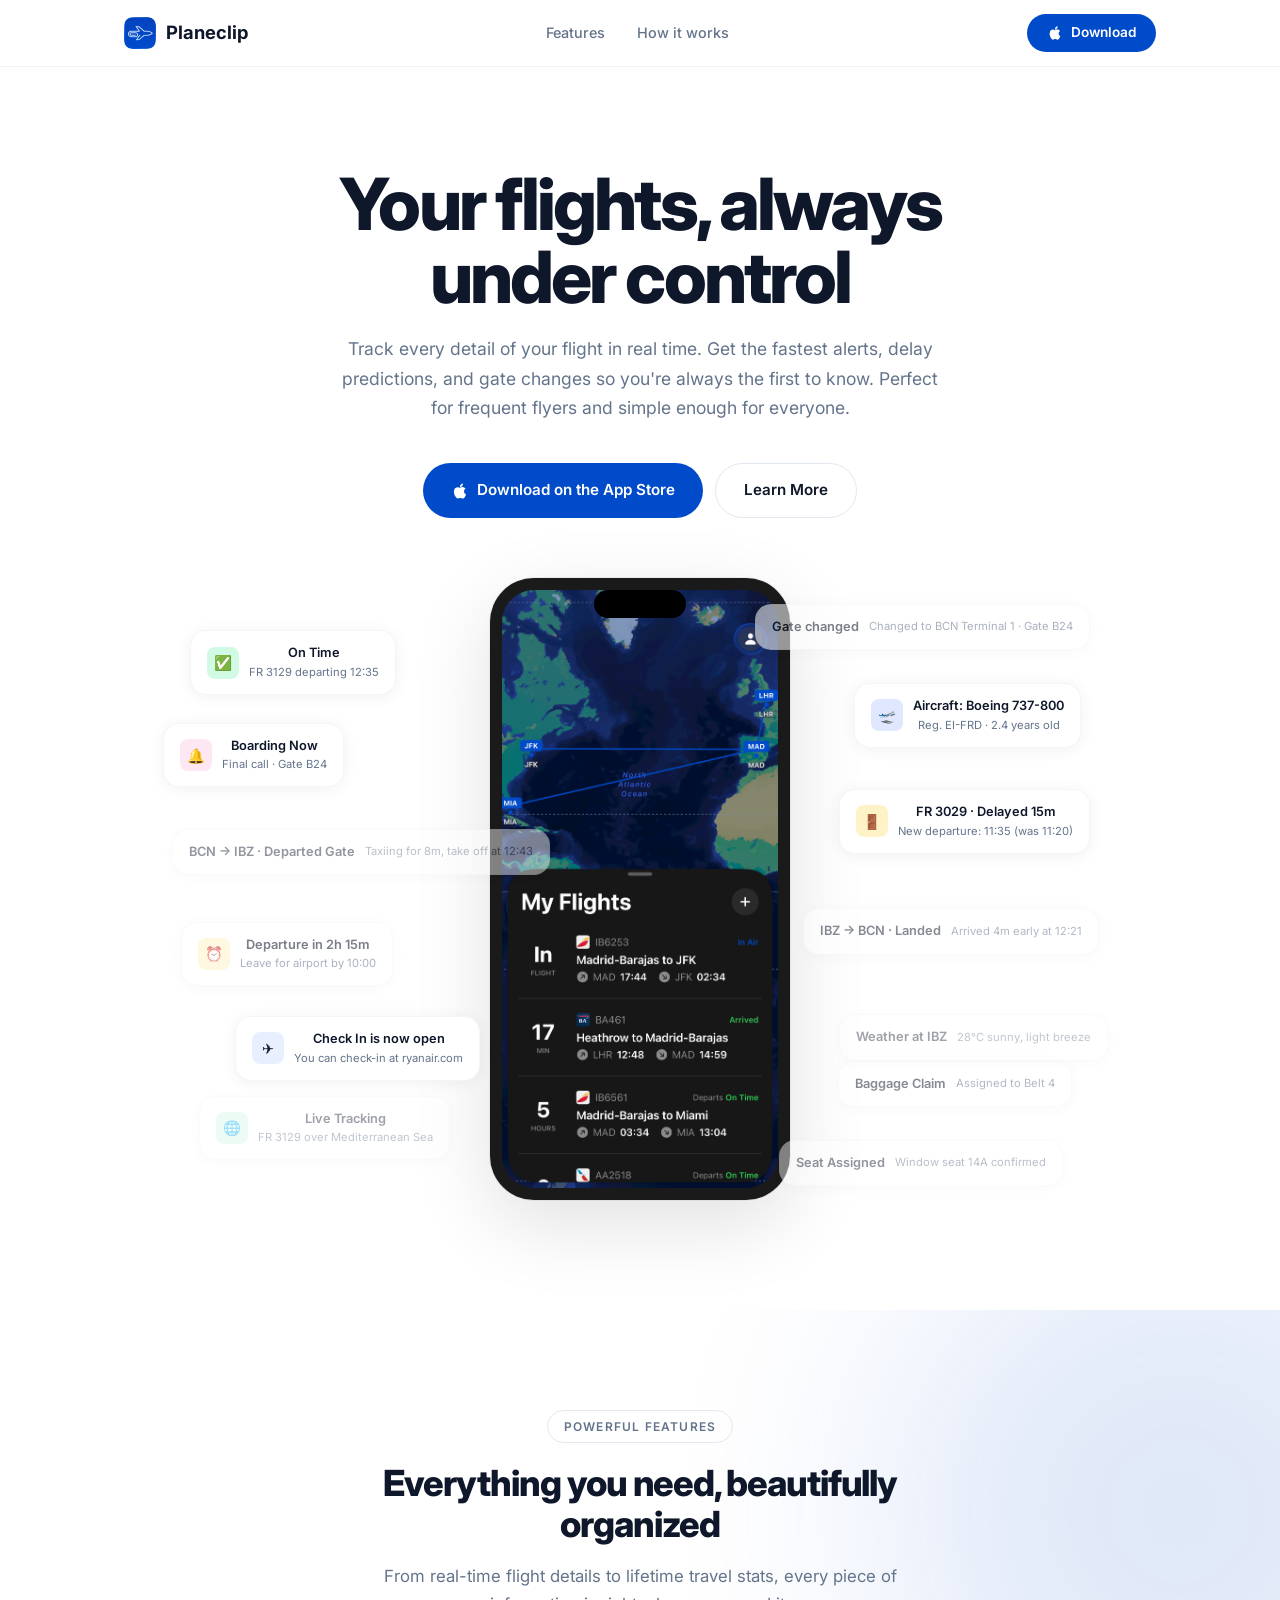
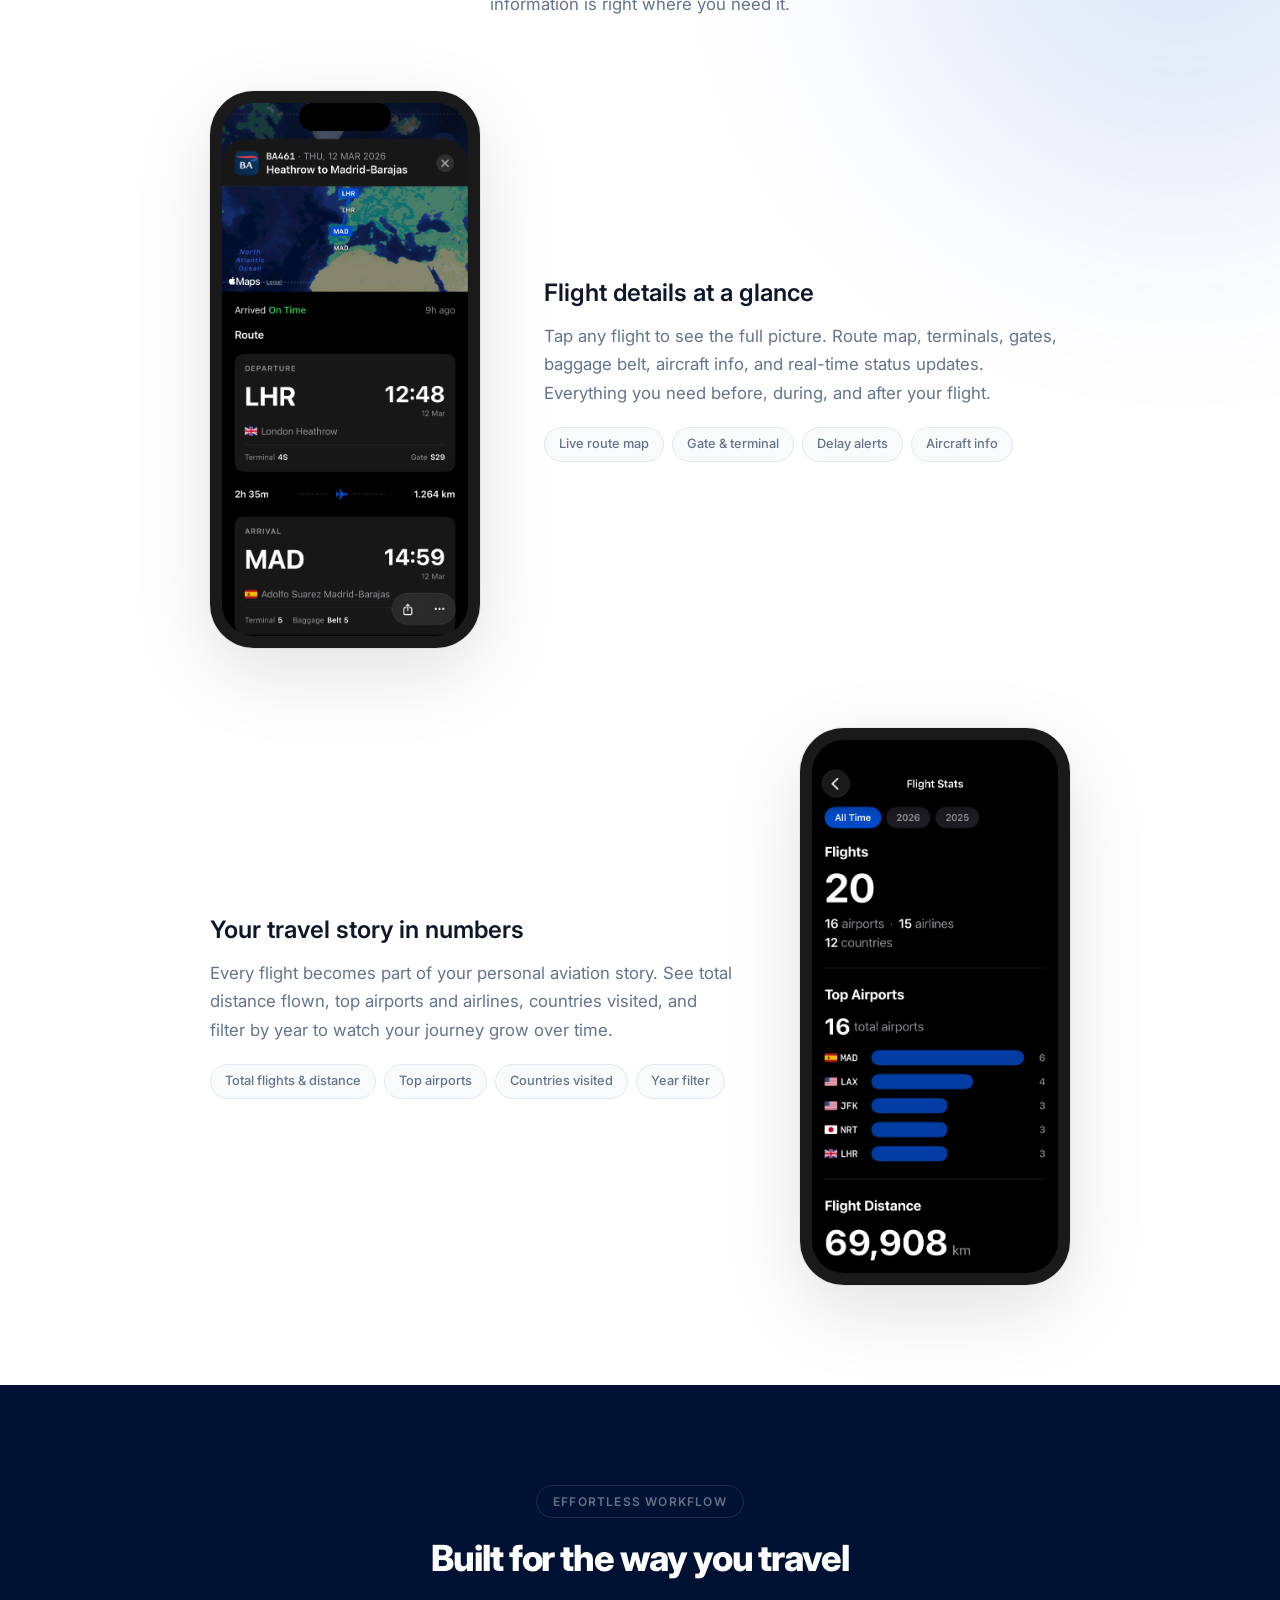
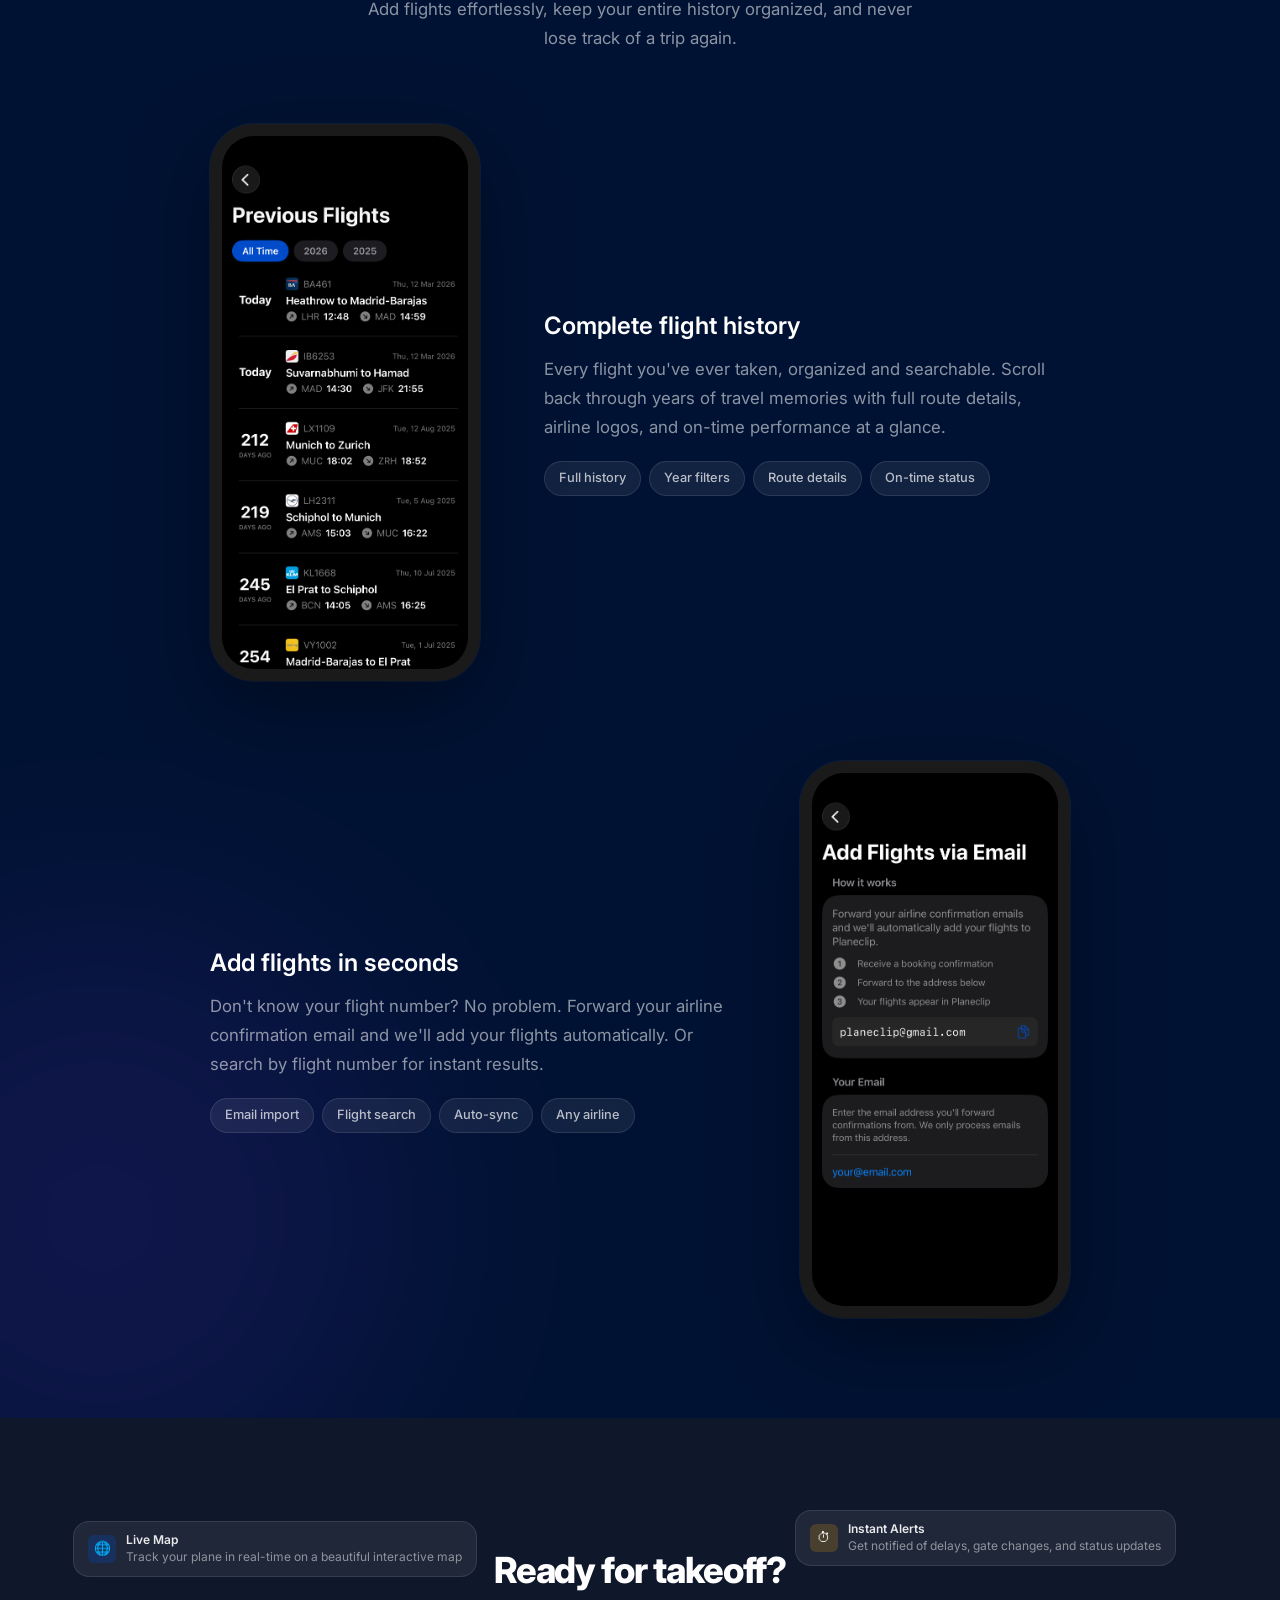
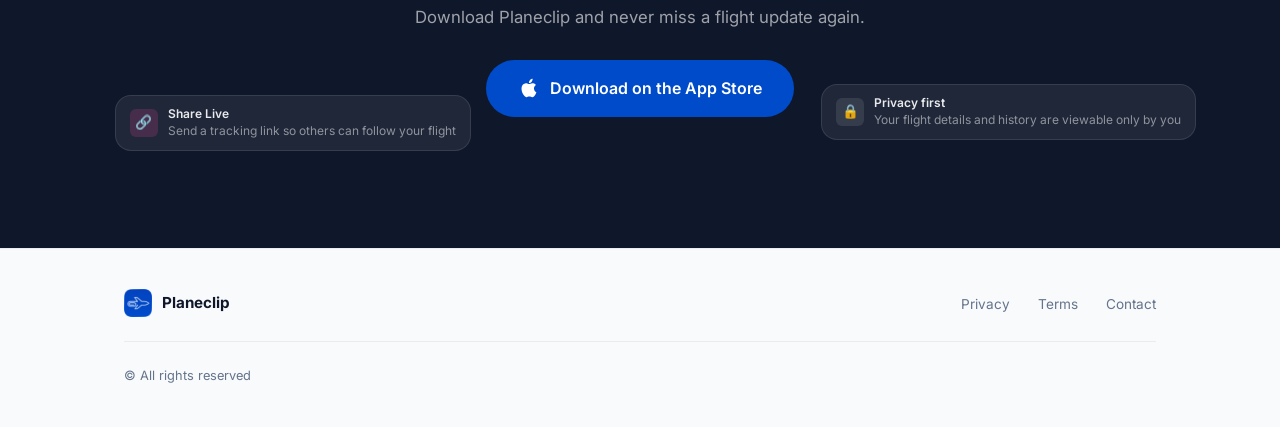
<file: index.html>
<!DOCTYPE html>
<html lang="en">
<head>
  <meta charset="UTF-8">
  <meta name="viewport" content="width=device-width, initial-scale=1.0">
  <title>Planeclip - Your Flights, Always Under Control</title>
  <meta name="description" content="Real-time flight tracking, live updates, delay alerts, and gate changes. Your personal co-pilot from check-in to landing. Free for iPhone.">
  <meta name="keywords" content="flight tracker, flight tracking app, live flight status, flight delays, gate changes, airline app, travel app, iOS flight tracker">
  <meta name="author" content="Planeclip">
  <meta name="robots" content="index, follow">
  <link rel="canonical" href="https://planeclip.com/">

  <!-- Open Graph -->
  <meta property="og:type" content="website">
  <meta property="og:url" content="https://planeclip.com/">
  <meta property="og:title" content="Planeclip - Your Flights, Always Under Control">
  <meta property="og:description" content="Real-time flight tracking, live updates, delay alerts, and gate changes. Your personal co-pilot from check-in to landing.">
  <meta property="og:image" content="https://planeclip.com/assets/og-image.png">
  <meta property="og:site_name" content="Planeclip">
  <meta property="og:locale" content="en_US">

  <!-- Twitter Card -->
  <meta name="twitter:card" content="summary_large_image">
  <meta name="twitter:title" content="Planeclip - Your Flights, Always Under Control">
  <meta name="twitter:description" content="Real-time flight tracking, live updates, delay alerts, and gate changes. Free for iPhone.">
  <meta name="twitter:image" content="https://planeclip.com/assets/og-image.png">

  <!-- Apple Smart App Banner -->
  <meta name="apple-itunes-app" content="app-id=6760560214">

  <!-- Favicon -->
  <link rel="icon" href="assets/logo.png" type="image/png">
  <link rel="apple-touch-icon" href="assets/logo.png">

  <!-- Structured Data -->
  <script type="application/ld+json">
  {
    "@context": "https://schema.org",
    "@type": "SoftwareApplication",
    "name": "Planeclip",
    "operatingSystem": "iOS",
    "applicationCategory": "TravelApplication",
    "description": "Real-time flight tracking, live updates, delay alerts, and gate changes. Your personal co-pilot from check-in to landing.",
    "url": "https://planeclip.com",
    "image": "https://planeclip.com/assets/logo.png",
    "author": {
      "@type": "Organization",
      "name": "Planeclip"
    },
    "offers": {
      "@type": "Offer",
      "price": "0",
      "priceCurrency": "USD"
    }
  }
  </script>

  <link rel="preconnect" href="https://fonts.googleapis.com">
  <link rel="preconnect" href="https://fonts.gstatic.com" crossorigin>
  <link href="https://fonts.googleapis.com/css2?family=Inter:wght@400;500;600;700;800&display=swap" rel="stylesheet">
  <link rel="stylesheet" href="css/styles.css">
</head>
<body>

  <!-- ============================== Header ============================== -->
  <header class="site-header">
    <div class="container">
      <a href="/" class="site-header__brand">
        <img src="assets/logo.png" alt="Planeclip" class="site-header__logo">
        <span class="site-header__wordmark">Planeclip</span>
      </a>
      <nav class="site-header__nav">
        <a href="#features" class="site-header__link">Features</a>
        <a href="#how-it-works" class="site-header__link">How it works</a>
      </nav>
      <a href="#" class="site-header__cta" id="appstore-link-header">
        <svg viewBox="0 0 24 24" fill="currentColor"><path d="M18.71 19.5c-.83 1.24-1.71 2.45-3.05 2.47-1.34.03-1.77-.79-3.29-.79-1.53 0-2 .77-3.27.82-1.31.05-2.3-1.32-3.14-2.53C4.25 17 2.94 12.45 4.7 9.39c.87-1.52 2.43-2.48 4.12-2.51 1.28-.02 2.5.87 3.29.87.78 0 2.26-1.07 3.8-.91.65.03 2.47.26 3.64 1.98-.09.06-2.17 1.28-2.15 3.81.03 3.02 2.65 4.03 2.68 4.04-.03.07-.42 1.44-1.38 2.83M13 3.5c.73-.83 1.94-1.46 2.94-1.5.13 1.17-.34 2.35-1.04 3.19-.69.85-1.83 1.51-2.95 1.42-.15-1.15.41-2.35 1.05-3.11z"/></svg>
        Download
      </a>
    </div>
  </header>

  <main>

    <!-- ============================== Hero ============================== -->
    <section class="hero">
      <div class="container">
        <h1 class="reveal">Your flights, always under control</h1>
        <p class="hero__subtitle reveal">Track every detail of your flight in real time. Get the fastest alerts, delay predictions, and gate changes so you're always the first to know. Perfect for frequent flyers and simple enough for everyone.</p>
        <div class="hero__actions reveal">
          <a href="#" class="btn btn--primary" id="appstore-link-hero">
            <svg viewBox="0 0 24 24" fill="currentColor" width="18" height="18"><path d="M18.71 19.5c-.83 1.24-1.71 2.45-3.05 2.47-1.34.03-1.77-.79-3.29-.79-1.53 0-2 .77-3.27.82-1.31.05-2.3-1.32-3.14-2.53C4.25 17 2.94 12.45 4.7 9.39c.87-1.52 2.43-2.48 4.12-2.51 1.28-.02 2.5.87 3.29.87.78 0 2.26-1.07 3.8-.91.65.03 2.47.26 3.64 1.98-.09.06-2.17 1.28-2.15 3.81.03 3.02 2.65 4.03 2.68 4.04-.03.07-.42 1.44-1.38 2.83M13 3.5c.73-.83 1.94-1.46 2.94-1.5.13 1.17-.34 2.35-1.04 3.19-.69.85-1.83 1.51-2.95 1.42-.15-1.15.41-2.35 1.05-3.11z"/></svg>
            Download on the App Store
          </a>
          <a href="#features" class="btn btn--outline">Learn More</a>
        </div>

        <!-- Phone + floating notification cards -->
        <div class="hero__showcase">
          <div class="hero__float-card hero__float-card--1">
            <div class="hero__float-icon" style="background: #D1FAE5;">&#9989;</div>
            <div>
              <div class="hero__float-title">On Time</div>
              <div class="hero__float-desc">FR 3129 departing 12:35</div>
            </div>
          </div>

          <div class="hero__float-card hero__float-card--2">
            <div class="hero__float-title">Gate changed</div>
            <div class="hero__float-desc">Changed to BCN Terminal 1 &middot; Gate B24</div>
          </div>

          <div class="hero__float-card hero__float-card--13">
            <div class="hero__float-icon" style="background: #E0E7FF;">&#128747;</div>
            <div>
              <div class="hero__float-title">Aircraft: Boeing 737-800</div>
              <div class="hero__float-desc">Reg. EI-FRD &middot; 2.4 years old</div>
            </div>
          </div>

          <div class="hero__float-card hero__float-card--3">
            <div class="hero__float-title">BCN &rarr; IBZ &middot; Departed Gate</div>
            <div class="hero__float-desc">Taxiing for 8m, take off at 12:43</div>
          </div>

          <div class="hero__float-card hero__float-card--4">
            <div class="hero__float-icon" style="background: #FEF3C7;">&#128682;</div>
            <div>
              <div class="hero__float-title">FR 3029 &middot; Delayed 15m</div>
              <div class="hero__float-desc">New departure: 11:35 (was 11:20)</div>
            </div>
          </div>

          <div class="hero__float-card hero__float-card--5">
            <div class="hero__float-icon" style="background: #E8F0FF;">&#9992;&#65039;</div>
            <div>
              <div class="hero__float-title">Check In is now open</div>
              <div class="hero__float-desc">You can check-in at ryanair.com</div>
            </div>
          </div>

          <div class="hero__float-card hero__float-card--6">
            <div class="hero__float-title">Baggage Claim</div>
            <div class="hero__float-desc">Assigned to Belt 4</div>
          </div>

          <div class="hero__float-card hero__float-card--7">
            <div class="hero__float-icon" style="background: #FCE7F3;">&#128276;</div>
            <div>
              <div class="hero__float-title">Boarding Now</div>
              <div class="hero__float-desc">Final call &middot; Gate B24</div>
            </div>
          </div>

          <div class="hero__float-card hero__float-card--8">
            <div class="hero__float-title">IBZ &rarr; BCN &middot; Landed</div>
            <div class="hero__float-desc">Arrived 4m early at 12:21</div>
          </div>

          <div class="hero__float-card hero__float-card--9">
            <div class="hero__float-icon" style="background: #D1FAE5;">&#127760;</div>
            <div>
              <div class="hero__float-title">Live Tracking</div>
              <div class="hero__float-desc">FR 3129 over Mediterranean Sea</div>
            </div>
          </div>

          <div class="hero__float-card hero__float-card--10">
            <div class="hero__float-title">Seat Assigned</div>
            <div class="hero__float-desc">Window seat 14A confirmed</div>
          </div>

          <div class="hero__float-card hero__float-card--11">
            <div class="hero__float-icon" style="background: #FEF3C7;">&#9200;</div>
            <div>
              <div class="hero__float-title">Departure in 2h 15m</div>
              <div class="hero__float-desc">Leave for airport by 10:00</div>
            </div>
          </div>

          <div class="hero__float-card hero__float-card--12">
            <div class="hero__float-title">Weather at IBZ</div>
            <div class="hero__float-desc">28&deg;C sunny, light breeze</div>
          </div>

          <div class="hero__phone-wrap">
            <div class="phone-frame">
              <div class="phone-frame__bezel">
                <div class="phone-frame__notch"></div>
                <div class="phone-frame__screen">
                  <img src="assets/screen-flights.png" alt="Planeclip - My Flights view with live map and upcoming flights" loading="lazy">
                </div>
              </div>
            </div>
          </div>
        </div>

        <!-- Text below showcase -->
        <div style="height: 60px;"></div>
      </div>
    </section>

    <!-- ============================== Feature Section 1 ============================== -->
    <section id="features" class="feat">
      <div class="feat__glow feat__glow--blue"></div>
      <div class="container">
        <div class="feat__header reveal">
          <span class="feat__label">Powerful features</span>
          <h2>Everything you need, beautifully organized</h2>
          <p>From real-time flight details to lifetime travel stats, every piece of information is right where you need it.</p>
        </div>

        <div class="feat__row reveal reveal--left">
          <div class="feat__phone">
            <div class="phone-frame">
              <div class="phone-frame__bezel">
                <div class="phone-frame__notch"></div>
                <div class="phone-frame__screen">
                  <img src="assets/screen-detail.png" alt="Flight detail view showing route, terminals, gates, and baggage belt" loading="lazy">
                </div>
              </div>
            </div>
          </div>
          <div class="feat__copy">
            <h3>Flight details at a glance</h3>
            <p>Tap any flight to see the full picture. Route map, terminals, gates, baggage belt, aircraft info, and real-time status updates. Everything you need before, during, and after your flight.</p>
            <ul class="feat__pills">
              <li>Live route map</li>
              <li>Gate & terminal</li>
              <li>Delay alerts</li>
              <li>Aircraft info</li>
            </ul>
          </div>
        </div>

        <div class="feat__row feat__row--reverse reveal reveal--right">
          <div class="feat__phone">
            <div class="phone-frame">
              <div class="phone-frame__bezel">
                <div class="phone-frame__notch"></div>
                <div class="phone-frame__screen">
                  <img src="assets/screen-stats.png" alt="Flight statistics showing total flights, top airports, and distance traveled" loading="lazy">
                </div>
              </div>
            </div>
          </div>
          <div class="feat__copy">
            <h3>Your travel story in numbers</h3>
            <p>Every flight becomes part of your personal aviation story. See total distance flown, top airports and airlines, countries visited, and filter by year to watch your journey grow over time.</p>
            <ul class="feat__pills">
              <li>Total flights & distance</li>
              <li>Top airports</li>
              <li>Countries visited</li>
              <li>Year filter</li>
            </ul>
          </div>
        </div>
      </div>
    </section>

    <!-- ============================== Feature Section 2 ============================== -->
    <section id="how-it-works" class="feat feat--dark">
      <div class="feat__glow feat__glow--purple"></div>
      <div class="container">
        <div class="feat__header reveal">
          <span class="feat__label">Effortless workflow</span>
          <h2>Built for the way you travel</h2>
          <p>Add flights effortlessly, keep your entire history organized, and never lose track of a trip again.</p>
        </div>

        <div class="feat__row reveal reveal--left">
          <div class="feat__phone">
            <div class="phone-frame">
              <div class="phone-frame__bezel">
                <div class="phone-frame__notch"></div>
                <div class="phone-frame__screen">
                  <img src="assets/screen-history.png" alt="Previous flights list showing complete flight history" loading="lazy">
                </div>
              </div>
            </div>
          </div>
          <div class="feat__copy">
            <h3>Complete flight history</h3>
            <p>Every flight you've ever taken, organized and searchable. Scroll back through years of travel memories with full route details, airline logos, and on-time performance at a glance.</p>
            <ul class="feat__pills">
              <li>Full history</li>
              <li>Year filters</li>
              <li>Route details</li>
              <li>On-time status</li>
            </ul>
          </div>
        </div>

        <div class="feat__row feat__row--reverse reveal reveal--right">
          <div class="feat__phone">
            <div class="phone-frame">
              <div class="phone-frame__bezel">
                <div class="phone-frame__notch"></div>
                <div class="phone-frame__screen">
                  <img src="assets/screen-email.png" alt="Add flights by forwarding airline confirmation emails" loading="lazy">
                </div>
              </div>
            </div>
          </div>
          <div class="feat__copy">
            <h3>Add flights in seconds</h3>
            <p>Don't know your flight number? No problem. Forward your airline confirmation email and we'll add your flights automatically. Or search by flight number for instant results.</p>
            <ul class="feat__pills">
              <li>Email import</li>
              <li>Flight search</li>
              <li>Auto-sync</li>
              <li>Any airline</li>
            </ul>
          </div>
        </div>
      </div>
    </section>

    <!-- ============================== CTA + Features ============================== -->
    <section class="cta-section">
      <div class="container">
        <div class="cta-layout">
          <div class="cta-card cta-card--1 reveal">
            <div class="cta-card__icon cta-card__icon--blue">&#127760;</div>
            <div class="cta-card__body">
              <strong>Live Map</strong> Track your plane in real-time on a beautiful interactive map
            </div>
          </div>

          <div class="cta-card cta-card--2 reveal">
            <div class="cta-card__icon cta-card__icon--pink">&#128279;</div>
            <div class="cta-card__body">
              <strong>Share Live</strong> Send a tracking link so others can follow your flight
            </div>
          </div>

          <div class="cta-card cta-card--3 reveal">
            <div class="cta-card__icon cta-card__icon--amber">&#9201;</div>
            <div class="cta-card__body">
              <strong>Instant Alerts</strong> Get notified of delays, gate changes, and status updates
            </div>
          </div>

          <div class="cta-card cta-card--4 reveal">
            <div class="cta-card__icon cta-card__icon--slate">&#128274;</div>
            <div class="cta-card__body">
              <strong>Privacy first</strong> Your flight details and history are viewable only by you
            </div>
          </div>

          <div class="cta-center reveal">
            <h2>Ready for takeoff?</h2>
            <p>Download Planeclip and never miss a flight update again.</p>
            <a href="#" class="btn--appstore" id="appstore-link-cta">
              <svg viewBox="0 0 24 24" fill="currentColor"><path d="M18.71 19.5c-.83 1.24-1.71 2.45-3.05 2.47-1.34.03-1.77-.79-3.29-.79-1.53 0-2 .77-3.27.82-1.31.05-2.3-1.32-3.14-2.53C4.25 17 2.94 12.45 4.7 9.39c.87-1.52 2.43-2.48 4.12-2.51 1.28-.02 2.5.87 3.29.87.78 0 2.26-1.07 3.8-.91.65.03 2.47.26 3.64 1.98-.09.06-2.17 1.28-2.15 3.81.03 3.02 2.65 4.03 2.68 4.04-.03.07-.42 1.44-1.38 2.83M13 3.5c.73-.83 1.94-1.46 2.94-1.5.13 1.17-.34 2.35-1.04 3.19-.69.85-1.83 1.51-2.95 1.42-.15-1.15.41-2.35 1.05-3.11z"/></svg>
              Download on the App Store
            </a>
          </div>
        </div>
      </div>
    </section>

  </main>

  <!-- ============================== Footer ============================== -->
  <footer class="site-footer">
    <div class="container">
      <div class="footer__top">
        <div class="footer__brand">
          <img src="assets/logo.png" alt="Planeclip" class="footer__logo">
          <span class="footer__wordmark">Planeclip</span>
        </div>
        <ul class="footer__links">
          <li><a href="privacy.html">Privacy</a></li>
          <li><a href="terms.html">Terms</a></li>
          <li><a href="mailto:planeclip@gmail.com">Contact</a></li>
        </ul>
      </div>
      <div class="footer__bottom">
        &copy; All rights reserved
      </div>
    </div>
  </footer>

  <script src="js/tabs.js"></script>
</body>
</html>
</file>
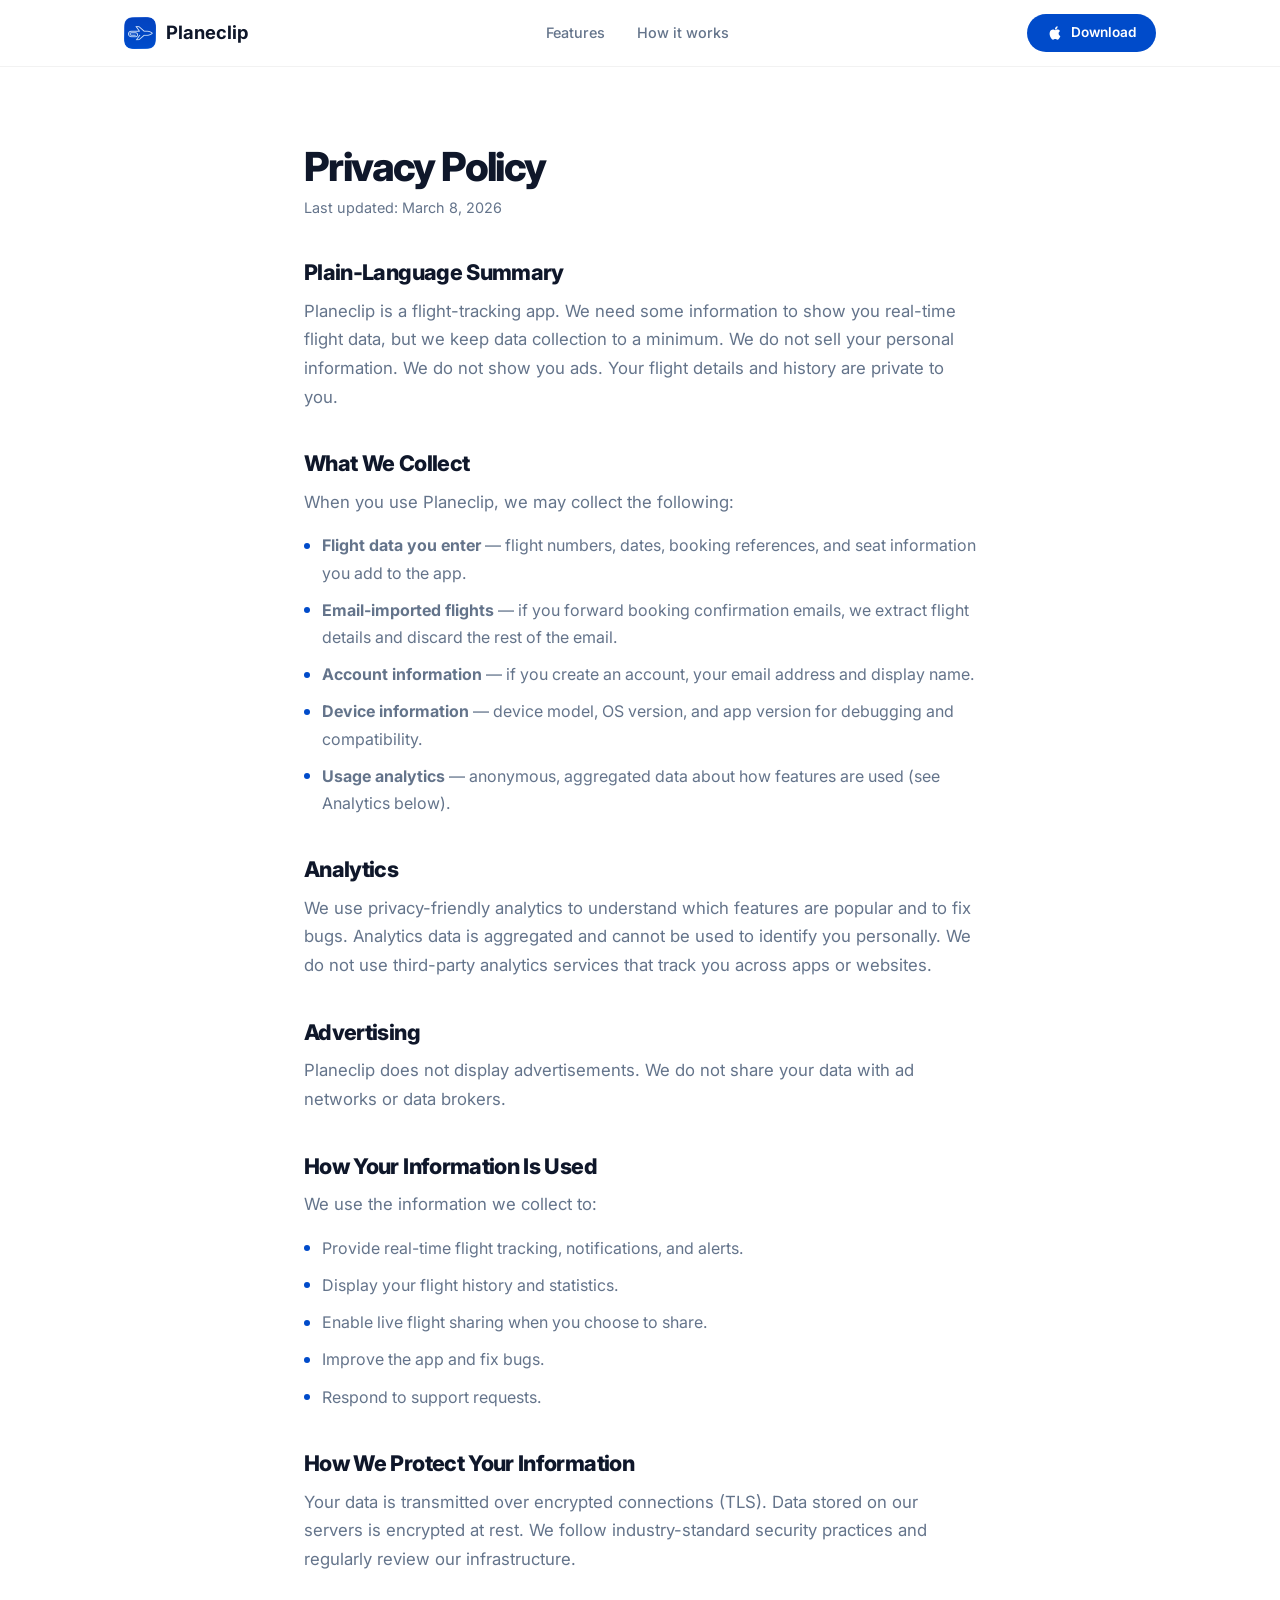
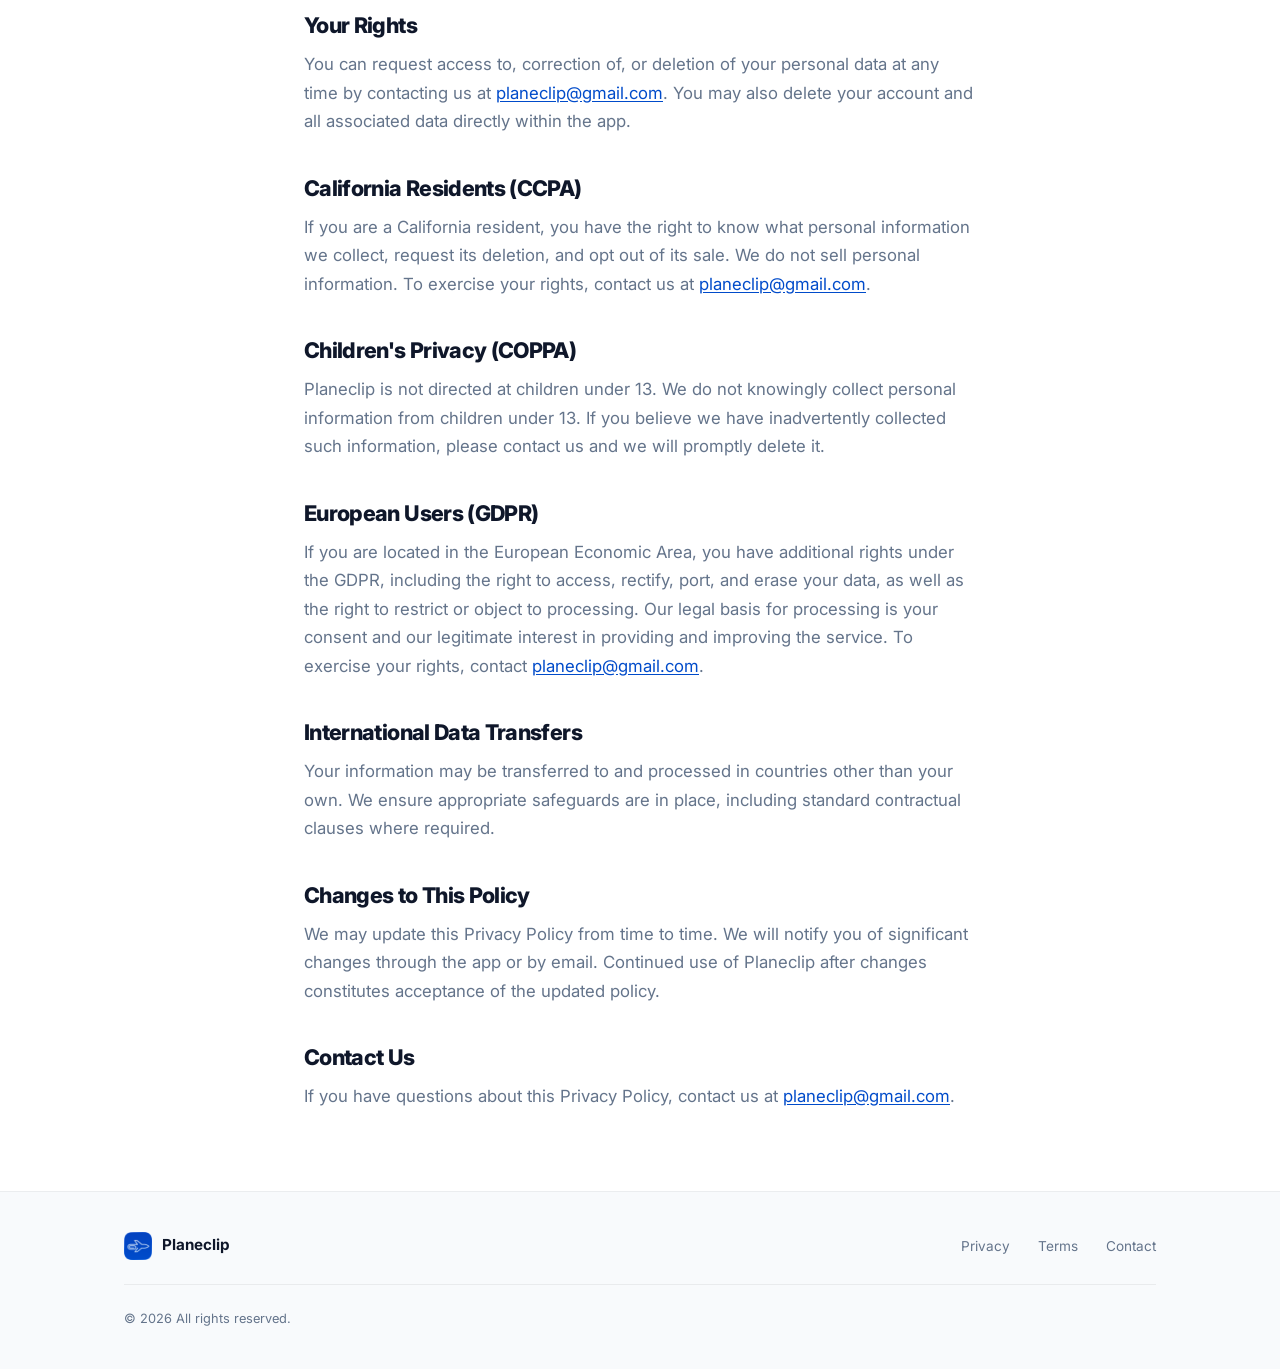
<file: privacy.html>
<!DOCTYPE html>
<html lang="en">
<head>
  <meta charset="UTF-8">
  <meta name="viewport" content="width=device-width, initial-scale=1.0">
  <title>Privacy Policy - Planeclip</title>
  <meta name="description" content="Planeclip Privacy Policy. Learn how we handle your data.">
  <link rel="icon" href="assets/logo.png" type="image/png">
  <link rel="preconnect" href="https://fonts.googleapis.com">
  <link rel="preconnect" href="https://fonts.gstatic.com" crossorigin>
  <link href="https://fonts.googleapis.com/css2?family=Inter:wght@400;500;600;700;800&display=swap" rel="stylesheet">
  <link rel="stylesheet" href="css/styles.css">
</head>
<body>

  <header class="site-header">
    <div class="container">
      <a href="index.html" class="site-header__brand">
        <img src="assets/logo.png" alt="Planeclip" class="site-header__logo">
        <span class="site-header__wordmark">Planeclip</span>
      </a>
      <nav class="site-header__nav">
        <a href="index.html#features" class="site-header__link">Features</a>
        <a href="index.html#how-it-works" class="site-header__link">How it works</a>
      </nav>
      <a href="#" class="site-header__cta">
        <svg viewBox="0 0 24 24" fill="currentColor"><path d="M18.71 19.5c-.83 1.24-1.71 2.45-3.05 2.47-1.34.03-1.77-.79-3.29-.79-1.53 0-2 .77-3.27.82-1.31.05-2.3-1.32-3.14-2.53C4.25 17 2.94 12.45 4.7 9.39c.87-1.52 2.43-2.48 4.12-2.51 1.28-.02 2.5.87 3.29.87.78 0 2.26-1.07 3.8-.91.65.03 2.47.26 3.64 1.98-.09.06-2.17 1.28-2.15 3.81.03 3.02 2.65 4.03 2.68 4.04-.03.07-.42 1.44-1.38 2.83M13 3.5c.73-.83 1.94-1.46 2.94-1.5.13 1.17-.34 2.35-1.04 3.19-.69.85-1.83 1.51-2.95 1.42-.15-1.15.41-2.35 1.05-3.11z"/></svg>
        Download
      </a>
    </div>
  </header>

  <main>
    <div class="legal-page">
      <h1>Privacy Policy</h1>
      <p class="legal-page__updated">Last updated: March 8, 2026</p>

      <h2>Plain-Language Summary</h2>
      <p>Planeclip is a flight-tracking app. We need some information to show you real-time flight data, but we keep data collection to a minimum. We do not sell your personal information. We do not show you ads. Your flight details and history are private to you.</p>

      <h2>What We Collect</h2>
      <p>When you use Planeclip, we may collect the following:</p>
      <ul>
        <li><strong>Flight data you enter</strong> &mdash; flight numbers, dates, booking references, and seat information you add to the app.</li>
        <li><strong>Email-imported flights</strong> &mdash; if you forward booking confirmation emails, we extract flight details and discard the rest of the email.</li>
        <li><strong>Account information</strong> &mdash; if you create an account, your email address and display name.</li>
        <li><strong>Device information</strong> &mdash; device model, OS version, and app version for debugging and compatibility.</li>
        <li><strong>Usage analytics</strong> &mdash; anonymous, aggregated data about how features are used (see Analytics below).</li>
      </ul>

      <h2>Analytics</h2>
      <p>We use privacy-friendly analytics to understand which features are popular and to fix bugs. Analytics data is aggregated and cannot be used to identify you personally. We do not use third-party analytics services that track you across apps or websites.</p>

      <h2>Advertising</h2>
      <p>Planeclip does not display advertisements. We do not share your data with ad networks or data brokers.</p>

      <h2>How Your Information Is Used</h2>
      <p>We use the information we collect to:</p>
      <ul>
        <li>Provide real-time flight tracking, notifications, and alerts.</li>
        <li>Display your flight history and statistics.</li>
        <li>Enable live flight sharing when you choose to share.</li>
        <li>Improve the app and fix bugs.</li>
        <li>Respond to support requests.</li>
      </ul>

      <h2>How We Protect Your Information</h2>
      <p>Your data is transmitted over encrypted connections (TLS). Data stored on our servers is encrypted at rest. We follow industry-standard security practices and regularly review our infrastructure.</p>

      <h2>Your Rights</h2>
      <p>You can request access to, correction of, or deletion of your personal data at any time by contacting us at <a href="mailto:planeclip@gmail.com">planeclip@gmail.com</a>. You may also delete your account and all associated data directly within the app.</p>

      <h2>California Residents (CCPA)</h2>
      <p>If you are a California resident, you have the right to know what personal information we collect, request its deletion, and opt out of its sale. We do not sell personal information. To exercise your rights, contact us at <a href="mailto:planeclip@gmail.com">planeclip@gmail.com</a>.</p>

      <h2>Children's Privacy (COPPA)</h2>
      <p>Planeclip is not directed at children under 13. We do not knowingly collect personal information from children under 13. If you believe we have inadvertently collected such information, please contact us and we will promptly delete it.</p>

      <h2>European Users (GDPR)</h2>
      <p>If you are located in the European Economic Area, you have additional rights under the GDPR, including the right to access, rectify, port, and erase your data, as well as the right to restrict or object to processing. Our legal basis for processing is your consent and our legitimate interest in providing and improving the service. To exercise your rights, contact <a href="mailto:planeclip@gmail.com">planeclip@gmail.com</a>.</p>

      <h2>International Data Transfers</h2>
      <p>Your information may be transferred to and processed in countries other than your own. We ensure appropriate safeguards are in place, including standard contractual clauses where required.</p>

      <h2>Changes to This Policy</h2>
      <p>We may update this Privacy Policy from time to time. We will notify you of significant changes through the app or by email. Continued use of Planeclip after changes constitutes acceptance of the updated policy.</p>

      <h2>Contact Us</h2>
      <p>If you have questions about this Privacy Policy, contact us at <a href="mailto:planeclip@gmail.com">planeclip@gmail.com</a>.</p>
    </div>
  </main>

  <footer class="site-footer">
    <div class="container">
      <div class="footer__top">
        <div class="footer__brand">
          <img src="assets/logo.png" alt="Planeclip" class="footer__logo">
          <span class="footer__wordmark">Planeclip</span>
        </div>
        <ul class="footer__links">
          <li><a href="privacy.html">Privacy</a></li>
          <li><a href="terms.html">Terms</a></li>
          <li><a href="#">Contact</a></li>
        </ul>
      </div>
      <div class="footer__bottom">
        &copy; 2026 All rights reserved.
      </div>
    </div>
  </footer>

</body>
</html>
</file>
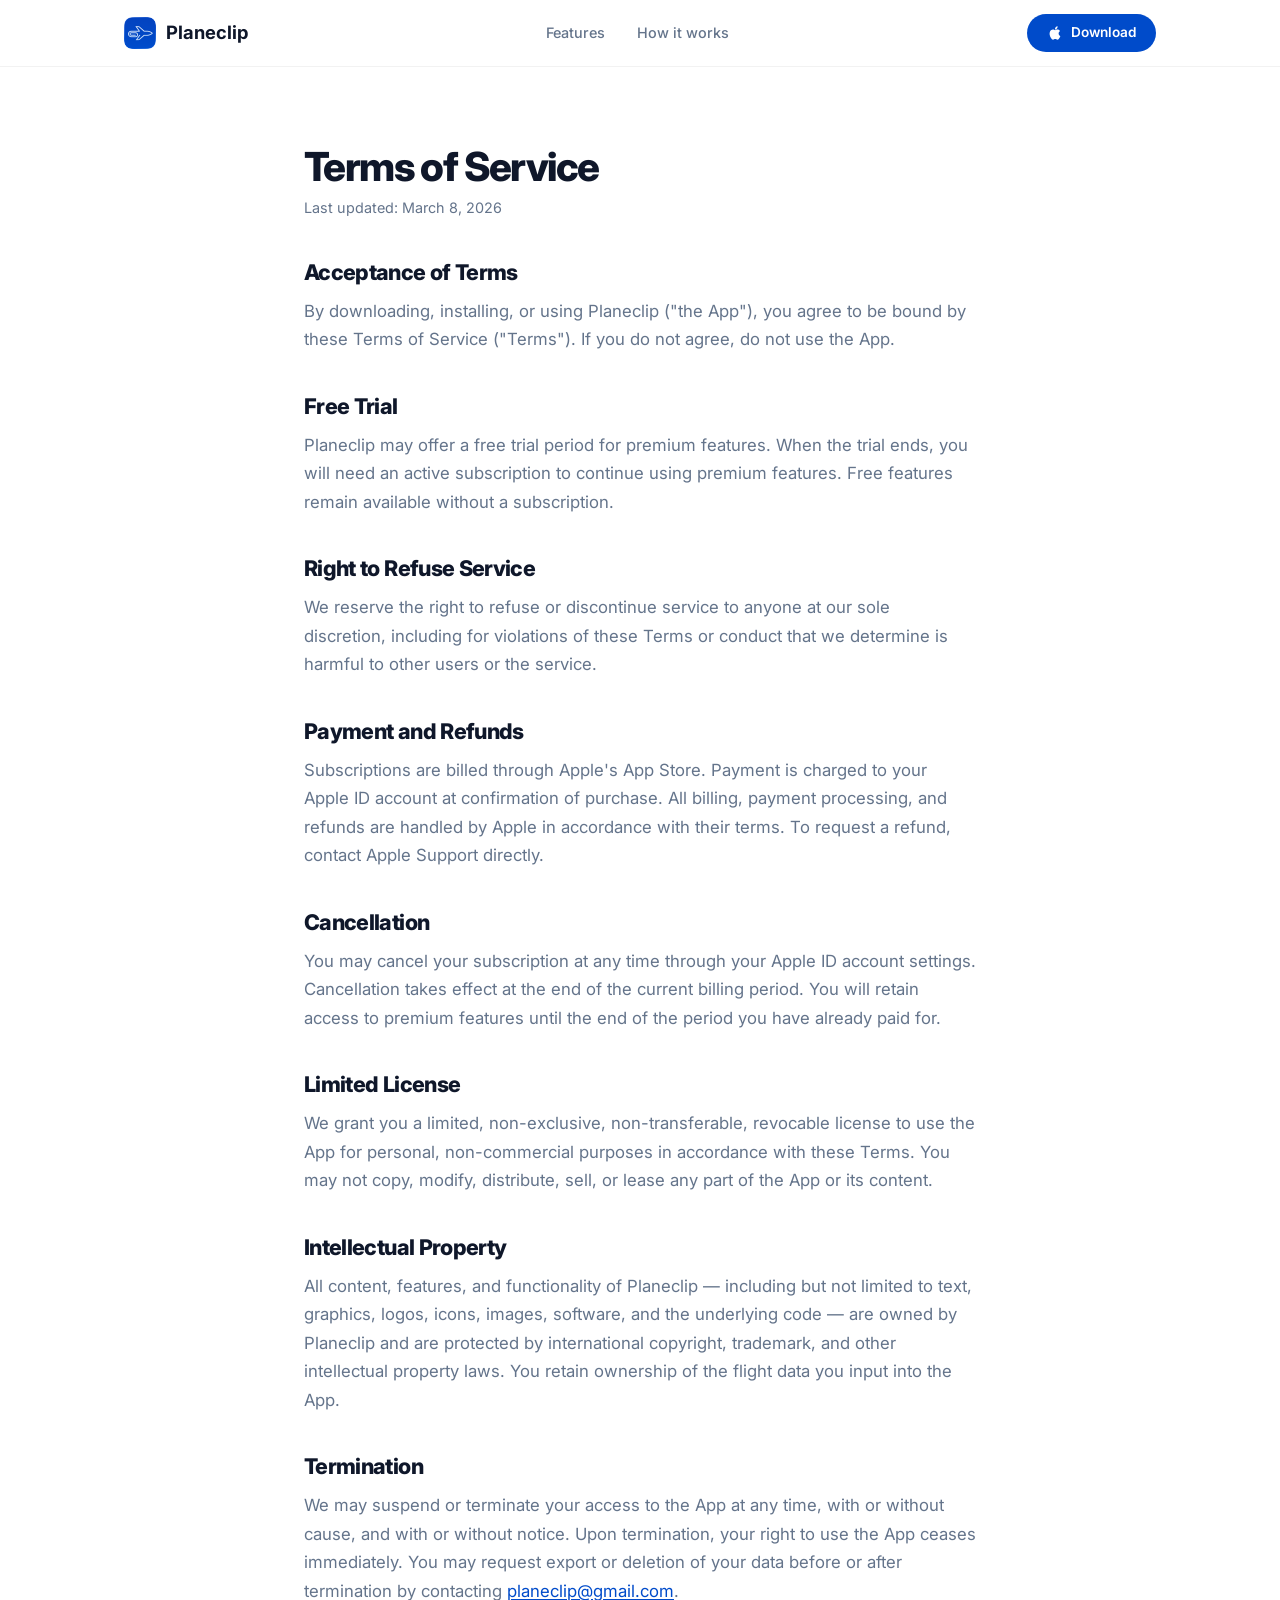
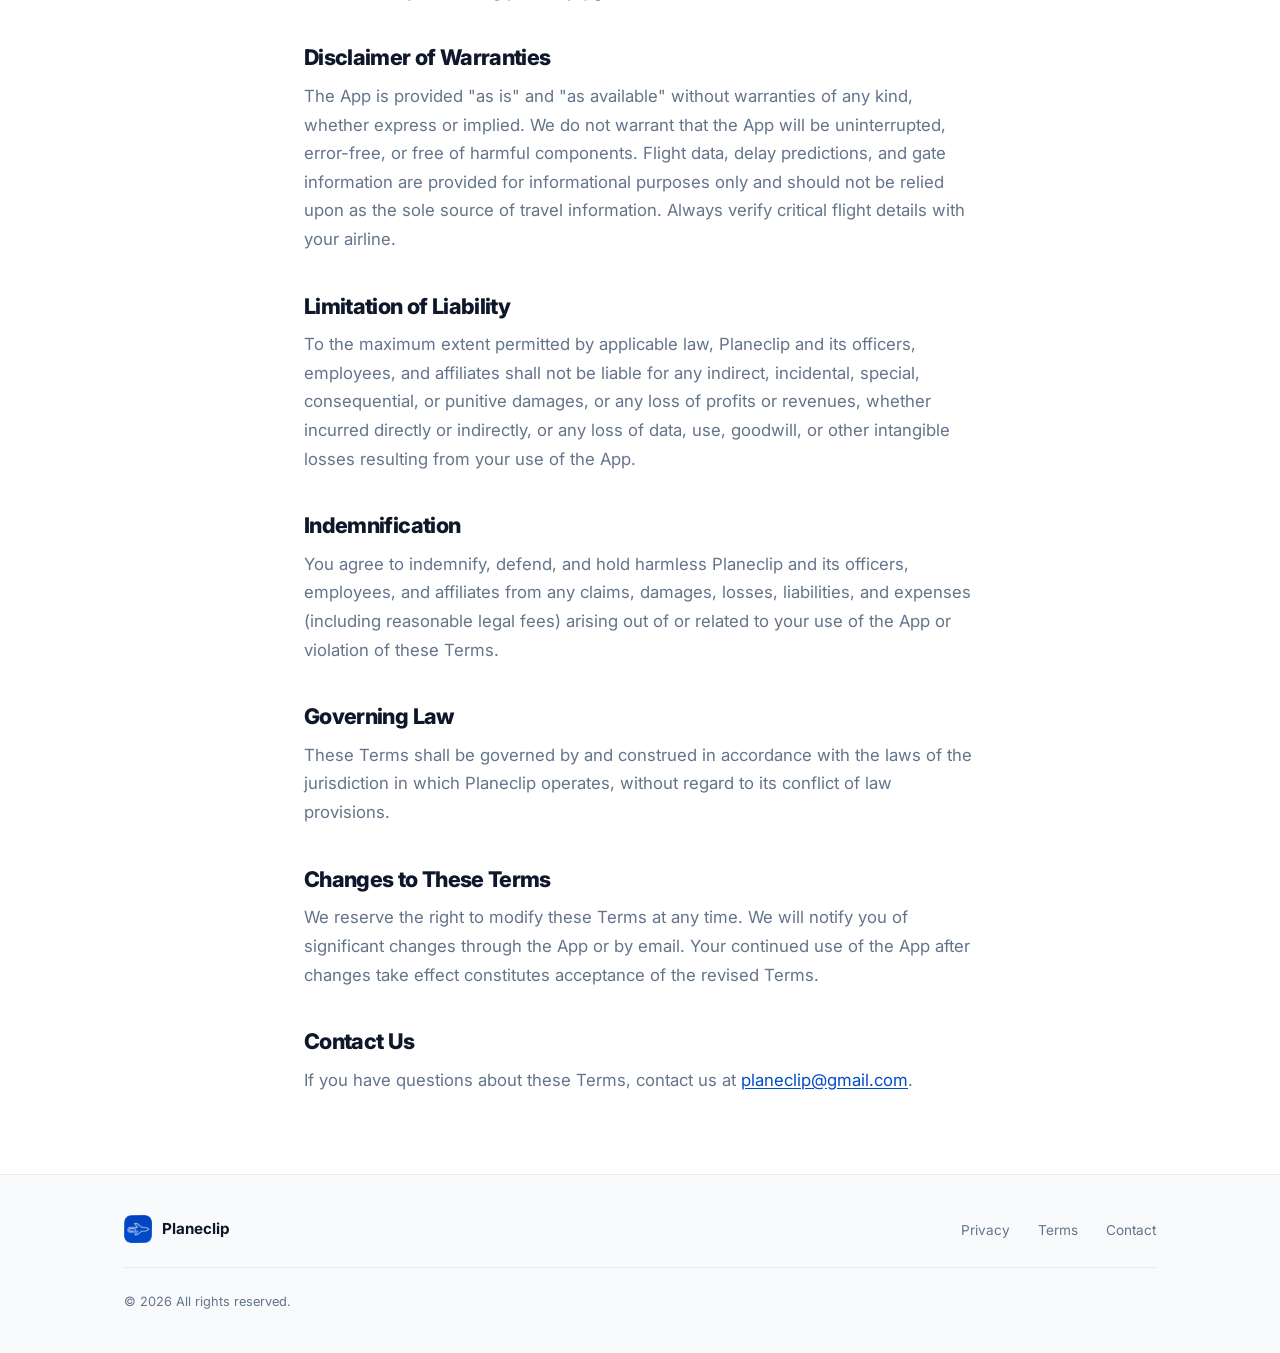
<file: terms.html>
<!DOCTYPE html>
<html lang="en">
<head>
  <meta charset="UTF-8">
  <meta name="viewport" content="width=device-width, initial-scale=1.0">
  <title>Terms of Service - Planeclip</title>
  <meta name="description" content="Planeclip Terms of Service. Read the terms that govern your use of Planeclip.">
  <link rel="icon" href="assets/logo.png" type="image/png">
  <link rel="preconnect" href="https://fonts.googleapis.com">
  <link rel="preconnect" href="https://fonts.gstatic.com" crossorigin>
  <link href="https://fonts.googleapis.com/css2?family=Inter:wght@400;500;600;700;800&display=swap" rel="stylesheet">
  <link rel="stylesheet" href="css/styles.css">
</head>
<body>

  <header class="site-header">
    <div class="container">
      <a href="index.html" class="site-header__brand">
        <img src="assets/logo.png" alt="Planeclip" class="site-header__logo">
        <span class="site-header__wordmark">Planeclip</span>
      </a>
      <nav class="site-header__nav">
        <a href="index.html#features" class="site-header__link">Features</a>
        <a href="index.html#how-it-works" class="site-header__link">How it works</a>
      </nav>
      <a href="#" class="site-header__cta">
        <svg viewBox="0 0 24 24" fill="currentColor"><path d="M18.71 19.5c-.83 1.24-1.71 2.45-3.05 2.47-1.34.03-1.77-.79-3.29-.79-1.53 0-2 .77-3.27.82-1.31.05-2.3-1.32-3.14-2.53C4.25 17 2.94 12.45 4.7 9.39c.87-1.52 2.43-2.48 4.12-2.51 1.28-.02 2.5.87 3.29.87.78 0 2.26-1.07 3.8-.91.65.03 2.47.26 3.64 1.98-.09.06-2.17 1.28-2.15 3.81.03 3.02 2.65 4.03 2.68 4.04-.03.07-.42 1.44-1.38 2.83M13 3.5c.73-.83 1.94-1.46 2.94-1.5.13 1.17-.34 2.35-1.04 3.19-.69.85-1.83 1.51-2.95 1.42-.15-1.15.41-2.35 1.05-3.11z"/></svg>
        Download
      </a>
    </div>
  </header>

  <main>
    <div class="legal-page">
      <h1>Terms of Service</h1>
      <p class="legal-page__updated">Last updated: March 8, 2026</p>

      <h2>Acceptance of Terms</h2>
      <p>By downloading, installing, or using Planeclip ("the App"), you agree to be bound by these Terms of Service ("Terms"). If you do not agree, do not use the App.</p>

      <h2>Free Trial</h2>
      <p>Planeclip may offer a free trial period for premium features. When the trial ends, you will need an active subscription to continue using premium features. Free features remain available without a subscription.</p>

      <h2>Right to Refuse Service</h2>
      <p>We reserve the right to refuse or discontinue service to anyone at our sole discretion, including for violations of these Terms or conduct that we determine is harmful to other users or the service.</p>

      <h2>Payment and Refunds</h2>
      <p>Subscriptions are billed through Apple's App Store. Payment is charged to your Apple ID account at confirmation of purchase. All billing, payment processing, and refunds are handled by Apple in accordance with their terms. To request a refund, contact Apple Support directly.</p>

      <h2>Cancellation</h2>
      <p>You may cancel your subscription at any time through your Apple ID account settings. Cancellation takes effect at the end of the current billing period. You will retain access to premium features until the end of the period you have already paid for.</p>

      <h2>Limited License</h2>
      <p>We grant you a limited, non-exclusive, non-transferable, revocable license to use the App for personal, non-commercial purposes in accordance with these Terms. You may not copy, modify, distribute, sell, or lease any part of the App or its content.</p>

      <h2>Intellectual Property</h2>
      <p>All content, features, and functionality of Planeclip &mdash; including but not limited to text, graphics, logos, icons, images, software, and the underlying code &mdash; are owned by Planeclip and are protected by international copyright, trademark, and other intellectual property laws. You retain ownership of the flight data you input into the App.</p>

      <h2>Termination</h2>
      <p>We may suspend or terminate your access to the App at any time, with or without cause, and with or without notice. Upon termination, your right to use the App ceases immediately. You may request export or deletion of your data before or after termination by contacting <a href="mailto:planeclip@gmail.com">planeclip@gmail.com</a>.</p>

      <h2>Disclaimer of Warranties</h2>
      <p>The App is provided "as is" and "as available" without warranties of any kind, whether express or implied. We do not warrant that the App will be uninterrupted, error-free, or free of harmful components. Flight data, delay predictions, and gate information are provided for informational purposes only and should not be relied upon as the sole source of travel information. Always verify critical flight details with your airline.</p>

      <h2>Limitation of Liability</h2>
      <p>To the maximum extent permitted by applicable law, Planeclip and its officers, employees, and affiliates shall not be liable for any indirect, incidental, special, consequential, or punitive damages, or any loss of profits or revenues, whether incurred directly or indirectly, or any loss of data, use, goodwill, or other intangible losses resulting from your use of the App.</p>

      <h2>Indemnification</h2>
      <p>You agree to indemnify, defend, and hold harmless Planeclip and its officers, employees, and affiliates from any claims, damages, losses, liabilities, and expenses (including reasonable legal fees) arising out of or related to your use of the App or violation of these Terms.</p>

      <h2>Governing Law</h2>
      <p>These Terms shall be governed by and construed in accordance with the laws of the jurisdiction in which Planeclip operates, without regard to its conflict of law provisions.</p>

      <h2>Changes to These Terms</h2>
      <p>We reserve the right to modify these Terms at any time. We will notify you of significant changes through the App or by email. Your continued use of the App after changes take effect constitutes acceptance of the revised Terms.</p>

      <h2>Contact Us</h2>
      <p>If you have questions about these Terms, contact us at <a href="mailto:planeclip@gmail.com">planeclip@gmail.com</a>.</p>
    </div>
  </main>

  <footer class="site-footer">
    <div class="container">
      <div class="footer__top">
        <div class="footer__brand">
          <img src="assets/logo.png" alt="Planeclip" class="footer__logo">
          <span class="footer__wordmark">Planeclip</span>
        </div>
        <ul class="footer__links">
          <li><a href="privacy.html">Privacy</a></li>
          <li><a href="terms.html">Terms</a></li>
          <li><a href="#">Contact</a></li>
        </ul>
      </div>
      <div class="footer__bottom">
        &copy; 2026 All rights reserved.
      </div>
    </div>
  </footer>

</body>
</html>
</file>
<file: css/styles.css>
/* ========================================
   Design Tokens
   ======================================== */
:root {
  --primary: #004BCA;
  --primary-dark: #003BA0;
  --primary-light: #3373D9;
  --blue-50: #E8F0FF;
  --navy: #001233;
  --navy-light: #001845;
  --gray-50: #F8FAFC;
  --gray-100: #F1F5F9;
  --gray-200: #E2E8F0;
  --gray-500: #64748B;
  --gray-900: #0F172A;
  --white: #ffffff;

  --font-family: 'Inter', system-ui, -apple-system, sans-serif;
  --radius-sm: 8px;
  --radius-md: 16px;
  --radius-lg: 24px;
  --radius-xl: 40px;
  --shadow-sm: 0 1px 3px rgba(0, 0, 0, 0.06);
  --shadow-md: 0 4px 16px rgba(0, 0, 0, 0.08);
  --shadow-lg: 0 8px 30px rgba(0, 0, 0, 0.1);
}

/* ========================================
   Reset & Base
   ======================================== */
*, *::before, *::after {
  margin: 0;
  padding: 0;
  box-sizing: border-box;
}

html {
  scroll-behavior: smooth;
  -webkit-text-size-adjust: 100%;
}

body {
  font-family: var(--font-family);
  color: var(--gray-900);
  background: var(--white);
  line-height: 1.6;
  -webkit-font-smoothing: antialiased;
  -moz-osx-font-smoothing: grayscale;
}

img {
  max-width: 100%;
  display: block;
}

a {
  color: inherit;
  text-decoration: none;
}

button {
  font-family: inherit;
  cursor: pointer;
  border: none;
  background: none;
}

input {
  font-family: inherit;
  border: none;
  outline: none;
}

/* ========================================
   Typography
   ======================================== */
h1 {
  font-size: 4.5rem;
  font-weight: 800;
  line-height: 1.02;
  letter-spacing: -0.04em;
  color: var(--gray-900);
}

h2 {
  font-size: 2.25rem;
  font-weight: 800;
  line-height: 1.15;
  letter-spacing: -0.03em;
  color: var(--gray-900);
}

h3 {
  font-size: 1.1rem;
  font-weight: 600;
  line-height: 1.3;
  color: var(--gray-900);
}

p {
  color: var(--gray-500);
  font-size: 1.05rem;
  line-height: 1.7;
}

/* ========================================
   Layout
   ======================================== */
.container {
  max-width: 1080px;
  margin: 0 auto;
  padding: 0 24px;
}

/* ========================================
   Header
   ======================================== */
.site-header {
  position: sticky;
  top: 0;
  z-index: 90;
  background: rgba(255, 255, 255, 0.92);
  backdrop-filter: blur(20px);
  -webkit-backdrop-filter: blur(20px);
  border-bottom: 1px solid rgba(0, 0, 0, 0.05);
  padding: 14px 0;
}

.site-header .container {
  display: flex;
  align-items: center;
  justify-content: space-between;
}

.site-header__brand {
  display: flex;
  align-items: center;
  gap: 10px;
}

.site-header__logo {
  width: 32px;
  height: 32px;
  border-radius: 8px;
}

.site-header__wordmark {
  font-size: 1.15rem;
  font-weight: 700;
  color: var(--gray-900);
}

.site-header__nav {
  display: flex;
  align-items: center;
  gap: 32px;
}

.site-header__link {
  font-size: 0.9rem;
  font-weight: 500;
  color: var(--gray-500);
  transition: color 0.2s;
}

.site-header__link:hover {
  color: var(--gray-900);
}

.site-header__cta {
  display: inline-flex;
  align-items: center;
  gap: 8px;
  padding: 8px 20px;
  background: var(--primary);
  color: var(--white);
  font-size: 0.85rem;
  font-weight: 600;
  border-radius: 100px;
  transition: background 0.2s;
}

.site-header__cta:hover {
  background: var(--primary-dark);
}

.site-header__cta svg {
  width: 16px;
  height: 16px;
}

/* ========================================
   Buttons
   ======================================== */
.btn {
  display: inline-flex;
  align-items: center;
  justify-content: center;
  gap: 8px;
  padding: 14px 28px;
  font-size: 0.95rem;
  font-weight: 600;
  border-radius: 100px;
  transition: transform 0.2s, box-shadow 0.2s, background 0.2s;
}

.btn--primary {
  background: var(--primary);
  color: var(--white);
}

.btn--primary:hover {
  background: var(--primary-dark);
  transform: translateY(-1px);
  box-shadow: 0 4px 20px rgba(0, 71, 255, 0.3);
}

.btn--outline {
  background: transparent;
  color: var(--gray-900);
  border: 1.5px solid var(--gray-200);
}

.btn--outline:hover {
  border-color: var(--gray-500);
}

.btn svg {
  width: 18px;
  height: 18px;
}

.learn-more {
  display: inline-flex;
  align-items: center;
  gap: 6px;
  font-size: 0.95rem;
  font-weight: 600;
  color: var(--primary);
  transition: gap 0.2s;
}

.learn-more:hover {
  gap: 10px;
}

.learn-more::after {
  content: '\2192';
}

/* ========================================
   Hero — Flighty-style
   ======================================== */
.hero {
  padding: 100px 0 50px;
  text-align: center;
  overflow: hidden;
}

.hero h1 {
  margin-bottom: 20px;
  max-width: 780px;
  margin-left: auto;
  margin-right: auto;
}

.hero__subtitle {
  font-size: 1.1rem;
  max-width: 600px;
  margin: 0 auto 40px;
}

.hero__actions {
  display: flex;
  gap: 12px;
  justify-content: center;
  margin-bottom: 20px;
}

.hero__bottom-text {
  margin-top: 80px;
  max-width: 520px;
  margin-left: auto;
  margin-right: auto;
}

.hero__bottom-text h2 {
  margin-bottom: 10px;
}

.hero__bottom-text p {
  font-size: 1rem;
}

/* Hero phone showcase — tall area with floating cards */
.hero__showcase {
  position: relative;
  max-width: 900px;
  margin: 0 auto;
  padding: 40px 0 0;
}

.hero__phone-wrap {
  display: flex;
  justify-content: center;
  position: relative;
  z-index: 2;
}

.hero__phone-wrap .phone-frame {
  width: 300px;
}

/* Floating cards scattered around the phone */
.hero__float-card {
  position: absolute;
  background: var(--white);
  border-radius: var(--radius-md);
  padding: 12px 16px;
  display: flex;
  align-items: center;
  gap: 10px;
  box-shadow: 0 2px 16px rgba(0, 0, 0, 0.06);
  z-index: 3;
  white-space: nowrap;
  border: 1px solid rgba(0, 0, 0, 0.04);
}

.hero__float-icon {
  width: 32px;
  height: 32px;
  border-radius: 8px;
  display: flex;
  align-items: center;
  justify-content: center;
  font-size: 0.9rem;
  flex-shrink: 0;
}

.hero__float-title {
  font-size: 0.8rem;
  font-weight: 600;
  color: var(--gray-900);
}

.hero__float-desc {
  font-size: 0.7rem;
  color: var(--gray-500);
}

/* Positions — spread around the phone like Flighty */
.hero__float-card--1 {
  left: 0;
  top: 14%;
  animation: hf-1 5s ease-in-out infinite;
}

.hero__float-card--2 {
  right: 0;
  top: 10%;
  opacity: 0.55;
  animation: hf-2 4.5s ease-in-out infinite;
}

.hero__float-card--3 {
  left: -2%;
  top: 44%;
  opacity: 0.45;
  animation: hf-3 5.5s ease-in-out infinite;
}

.hero__float-card--4 {
  right: 0;
  top: 38%;
  animation: hf-4 4s ease-in-out infinite;
}

.hero__float-card--5 {
  left: 5%;
  bottom: 18%;
  animation: hf-5 4.8s ease-in-out infinite;
}

.hero__float-card--6 {
  right: 2%;
  bottom: 14%;
  opacity: 0.5;
  animation: hf-6 5.2s ease-in-out infinite;
}

.hero__float-card--7 {
  left: -3%;
  top: 28%;
  animation: hf-7 4.2s ease-in-out infinite;
}

.hero__float-card--8 {
  right: -1%;
  top: 56%;
  opacity: 0.5;
  animation: hf-8 5s ease-in-out infinite;
}

.hero__float-card--9 {
  left: 1%;
  bottom: 6%;
  opacity: 0.4;
  animation: hf-9 4.6s ease-in-out infinite;
}

.hero__float-card--10 {
  right: 3%;
  bottom: 2%;
  opacity: 0.45;
  animation: hf-10 5.4s ease-in-out infinite;
}

.hero__float-card--11 {
  left: -1%;
  top: 58%;
  opacity: 0.55;
  animation: hf-11 4.4s ease-in-out infinite;
}

.hero__float-card--12 {
  right: -2%;
  top: 72%;
  opacity: 0.4;
  animation: hf-12 5.6s ease-in-out infinite;
}

.hero__float-card--13 {
  right: 1%;
  top: 22%;
  animation: hf-13 4.8s ease-in-out infinite;
}

@keyframes hf-1 {
  0%, 100% { transform: translateY(0); }
  50% { transform: translateY(-8px); }
}
@keyframes hf-2 {
  0%, 100% { transform: translateY(0); }
  50% { transform: translateY(6px); }
}
@keyframes hf-3 {
  0%, 100% { transform: translateY(0) translateX(0); }
  50% { transform: translateY(-6px) translateX(4px); }
}
@keyframes hf-4 {
  0%, 100% { transform: translateY(0); }
  50% { transform: translateY(8px); }
}
@keyframes hf-5 {
  0%, 100% { transform: translateY(0); }
  50% { transform: translateY(-10px); }
}
@keyframes hf-6 {
  0%, 100% { transform: translateY(0) translateX(0); }
  50% { transform: translateY(6px) translateX(-4px); }
}
@keyframes hf-7 {
  0%, 100% { transform: translateY(0); }
  50% { transform: translateY(-7px); }
}
@keyframes hf-8 {
  0%, 100% { transform: translateY(0) translateX(0); }
  50% { transform: translateY(7px) translateX(-3px); }
}
@keyframes hf-9 {
  0%, 100% { transform: translateY(0) translateX(0); }
  50% { transform: translateY(-5px) translateX(3px); }
}
@keyframes hf-10 {
  0%, 100% { transform: translateY(0); }
  50% { transform: translateY(5px); }
}
@keyframes hf-11 {
  0%, 100% { transform: translateY(0) translateX(0); }
  50% { transform: translateY(-6px) translateX(5px); }
}
@keyframes hf-12 {
  0%, 100% { transform: translateY(0); }
  50% { transform: translateY(7px); }
}
@keyframes hf-13 {
  0%, 100% { transform: translateY(0) translateX(0); }
  50% { transform: translateY(-7px) translateX(-3px); }
}

/* ========================================
   Phone Frame
   ======================================== */
.phone-frame {
  position: relative;
  width: 270px;
  flex-shrink: 0;
}

.phone-frame__bezel {
  position: relative;
  border-radius: 44px;
  overflow: hidden;
  background: #1a1a1a;
  padding: 12px;
  box-shadow: 0 24px 80px rgba(0, 0, 0, 0.12), 0 0 0 1px rgba(0, 0, 0, 0.05);
}

.phone-frame__notch {
  position: absolute;
  top: 12px;
  left: 50%;
  transform: translateX(-50%);
  width: 92px;
  height: 28px;
  background: #000;
  border-radius: 20px;
  z-index: 2;
}

.phone-frame__screen {
  border-radius: 32px;
  overflow: hidden;
  position: relative;
  aspect-ratio: 9 / 19.5;
}

.phone-frame__screen img {
  width: 100%;
  height: 100%;
  object-fit: cover;
  object-position: top;
  display: block;
}

/* ========================================
   Scroll Reveal Animations
   ======================================== */
.reveal {
  opacity: 0;
  transform: translateY(40px) scale(0.98);
  transition: opacity 0.8s cubic-bezier(0.16, 1, 0.3, 1),
              transform 0.8s cubic-bezier(0.16, 1, 0.3, 1);
}

.reveal--left {
  transform: translateX(-60px) translateY(24px) scale(0.97);
}

.reveal--right {
  transform: translateX(60px) translateY(24px) scale(0.97);
}

.reveal--visible {
  opacity: 1;
  transform: translateY(0) translateX(0) scale(1);
}

/* CTA cards: fade only (position is handled by their own animations) */
.cta-card.reveal {
  transform: none;
}

.cta-card.reveal--visible {
  opacity: 1;
}

/* ========================================
   Feature Sections (zigzag phone + text)
   ======================================== */
.feat {
  position: relative;
  padding: 100px 0;
  overflow: hidden;
}

.feat--dark {
  background: var(--navy);
}

.feat--dark h2,
.feat--dark h3 {
  color: var(--white);
}

.feat--dark p {
  color: rgba(255, 255, 255, 0.55);
}

.feat--dark .feat__label {
  color: rgba(255, 255, 255, 0.4);
  border-color: rgba(255, 255, 255, 0.12);
}

.feat--dark .feat__pills li {
  background: rgba(255, 255, 255, 0.07);
  color: rgba(255, 255, 255, 0.7);
  border-color: rgba(255, 255, 255, 0.1);
}

/* Decorative glow */
.feat__glow {
  position: absolute;
  width: 600px;
  height: 600px;
  border-radius: 50%;
  filter: blur(120px);
  opacity: 0.12;
  pointer-events: none;
}

.feat__glow--blue {
  background: var(--primary);
  top: -100px;
  right: -200px;
}

.feat__glow--purple {
  background: #7C3AED;
  bottom: -100px;
  left: -200px;
}

/* Section header */
.feat__header {
  text-align: center;
  max-width: 580px;
  margin: 0 auto 72px;
}

.feat__header h2 {
  margin-bottom: 16px;
}

.feat__label {
  display: inline-block;
  font-size: 0.75rem;
  font-weight: 600;
  text-transform: uppercase;
  letter-spacing: 0.1em;
  color: var(--gray-500);
  border: 1px solid var(--gray-200);
  border-radius: 100px;
  padding: 6px 16px;
  margin-bottom: 20px;
}

/* Phone + text row */
.feat__row {
  display: grid;
  grid-template-columns: auto 1fr;
  gap: 64px;
  align-items: center;
  max-width: 860px;
  margin: 0 auto 80px;
}

.feat__row:last-child {
  margin-bottom: 0;
}

.feat__row--reverse {
  grid-template-columns: 1fr auto;
}

.feat__row--reverse .feat__phone {
  order: 2;
}

.feat__row--reverse .feat__copy {
  order: 1;
}

.feat__phone .phone-frame {
  width: 270px;
}

.feat--dark .phone-frame__bezel {
  box-shadow: 0 24px 80px rgba(0, 0, 0, 0.4), 0 0 0 1px rgba(255, 255, 255, 0.06);
}

.feat__copy h3 {
  font-size: 1.5rem;
  margin-bottom: 14px;
}

.feat__copy p {
  margin-bottom: 20px;
  line-height: 1.7;
}

/* Feature pills */
.feat__pills {
  display: flex;
  flex-wrap: wrap;
  gap: 8px;
  list-style: none;
}

.feat__pills li {
  font-size: 0.8rem;
  font-weight: 500;
  color: var(--gray-500);
  background: var(--gray-50);
  border: 1px solid var(--gray-200);
  border-radius: 100px;
  padding: 6px 14px;
  transition: transform 0.2s, box-shadow 0.2s;
}

.feat__pills li:hover {
  transform: translateY(-1px);
  box-shadow: 0 2px 8px rgba(0, 0, 0, 0.06);
}

/* ========================================
   CTA Section (with floating feature cards)
   ======================================== */
.cta-section {
  background: var(--gray-900);
  padding: 75px 0;
  color: var(--white);
  overflow: hidden;
}

.cta-layout {
  position: relative;
  min-height: 280px;
  display: flex;
  align-items: center;
  justify-content: center;
}

.cta-center {
  text-align: center;
  position: relative;
  z-index: 2;
}

.cta-section h2 {
  color: var(--white);
  margin-bottom: 12px;
}

.cta-section p {
  color: rgba(255, 255, 255, 0.6);
  white-space: nowrap;
  margin: 0 auto 28px;
}

.cta-card {
  position: absolute;
  background: rgba(255, 255, 255, 0.07);
  border: 1px solid rgba(255, 255, 255, 0.1);
  border-radius: var(--radius-md);
  padding: 10px 14px;
  display: flex;
  align-items: center;
  gap: 10px;
  white-space: nowrap;
  z-index: 1;
}

.cta-card--1 {
  left: calc(-2% - 30px);
  top: 10%;
  animation: cta-1 5s ease-in-out infinite;
}

.cta-card--2 {
  left: calc(2% - 30px);
  bottom: 8%;
  opacity: 0.6;
  animation: cta-2 4.5s ease-in-out infinite;
}

.cta-card--3 {
  right: calc(-1% - 10px);
  top: 6%;
  opacity: 0.55;
  animation: cta-3 5.2s ease-in-out infinite;
}

.cta-card--4 {
  right: -40px;
  bottom: 12%;
  animation: cta-4 4.8s ease-in-out infinite;
}

@keyframes cta-1 {
  0%, 100% { transform: translateY(0); }
  50% { transform: translateY(-8px); }
}
@keyframes cta-2 {
  0%, 100% { transform: translateY(0) translateX(0); }
  50% { transform: translateY(6px) translateX(4px); }
}
@keyframes cta-3 {
  0%, 100% { transform: translateY(0) translateX(0); }
  50% { transform: translateY(-6px) translateX(-3px); }
}
@keyframes cta-4 {
  0%, 100% { transform: translateY(0); }
  50% { transform: translateY(7px); }
}

.cta-card__icon {
  width: 28px;
  height: 28px;
  border-radius: 6px;
  display: flex;
  align-items: center;
  justify-content: center;
  font-size: 0.85rem;
  flex-shrink: 0;
}

.cta-card__icon--blue { background: rgba(0, 75, 202, 0.25); }
.cta-card__icon--amber { background: rgba(245, 158, 11, 0.2); }
.cta-card__icon--pink { background: rgba(236, 72, 153, 0.2); }
.cta-card__icon--slate { background: rgba(255, 255, 255, 0.1); }

.cta-card__body {
  font-size: 0.75rem;
  line-height: 1.4;
  color: rgba(255, 255, 255, 0.5);
}

.cta-card__body strong {
  color: rgba(255, 255, 255, 0.9);
  font-weight: 600;
  display: block;
}

.btn--appstore {
  display: inline-flex;
  align-items: center;
  gap: 10px;
  padding: 16px 32px;
  background: var(--primary);
  color: var(--white);
  font-size: 1rem;
  font-weight: 600;
  border-radius: 100px;
  transition: transform 0.2s, box-shadow 0.2s, background 0.2s;
}

.btn--appstore:hover {
  background: var(--primary-light);
  transform: translateY(-2px);
  box-shadow: 0 8px 30px rgba(0, 71, 255, 0.3);
}

.btn--appstore svg {
  width: 22px;
  height: 22px;
}

/* ========================================
   Footer
   ======================================== */
.site-footer {
  background: var(--gray-50);
  border-top: 1px solid rgba(0, 0, 0, 0.05);
  padding: 40px 0;
}

.footer__top {
  display: flex;
  align-items: center;
  justify-content: space-between;
  margin-bottom: 24px;
  padding-bottom: 24px;
  border-bottom: 1px solid rgba(0, 0, 0, 0.06);
}

.footer__brand {
  display: flex;
  align-items: center;
  gap: 10px;
}

.footer__logo {
  width: 28px;
  height: 28px;
  border-radius: 6px;
}

.footer__wordmark {
  font-size: 0.95rem;
  font-weight: 700;
}

.footer__links {
  display: flex;
  gap: 28px;
  list-style: none;
}

.footer__links a {
  font-size: 0.85rem;
  color: var(--gray-500);
  transition: color 0.2s;
}

.footer__links a:hover {
  color: var(--gray-900);
}

.footer__bottom {
  font-size: 0.8rem;
  color: var(--gray-500);
}

/* ========================================
   Legal Pages (Privacy, Terms)
   ======================================== */
.legal-page {
  max-width: 720px;
  margin: 0 auto;
  padding: 80px 24px 64px;
}

.legal-page h1 {
  font-size: 2.5rem;
  margin-bottom: 8px;
}

.legal-page__updated {
  font-size: 0.9rem;
  color: var(--gray-500);
  margin-bottom: 48px;
}

.legal-page h2 {
  font-size: 1.35rem;
  margin-top: 40px;
  margin-bottom: 12px;
}

.legal-page p {
  margin-bottom: 16px;
}

.legal-page ul {
  list-style: none;
  margin: 0 0 16px;
  padding: 0;
  display: flex;
  flex-direction: column;
  gap: 10px;
}

.legal-page ul li {
  position: relative;
  padding-left: 18px;
  font-size: 1rem;
  color: var(--gray-500);
  line-height: 1.7;
}

.legal-page ul li::before {
  content: '';
  position: absolute;
  left: 0;
  top: 0.65em;
  width: 6px;
  height: 6px;
  border-radius: 50%;
  background: var(--primary);
}

.legal-page a {
  color: var(--primary);
  text-decoration: underline;
  text-underline-offset: 2px;
}

.legal-page a:hover {
  color: var(--primary-dark);
}

/* ========================================
   Responsive — Tablet (768px)
   ======================================== */
@media (max-width: 768px) {
  .site-header__nav {
    display: none;
  }

  h1 {
    font-size: 2.5rem;
  }

  h2 {
    font-size: 1.7rem;
  }

  p {
    font-size: 0.95rem;
  }

  .hero {
    padding: 64px 0 32px;
  }

  .hero__actions {
    flex-direction: column;
    align-items: center;
  }

  .hero__actions .btn {
    width: 100%;
    max-width: 300px;
  }

  .hero__float-card {
    display: none;
  }

  .hero__phone-wrap .phone-frame {
    width: 260px;
  }

  .feat {
    padding: 64px 0;
  }

  .feat__header {
    margin-bottom: 48px;
  }

  .feat__row {
    grid-template-columns: 1fr;
    gap: 32px;
    text-align: center;
    margin-bottom: 64px;
  }

  .feat__row--reverse .feat__phone,
  .feat__row--reverse .feat__copy {
    order: unset;
  }

  .feat__phone .phone-frame {
    width: 240px;
    margin: 0 auto;
  }

  .feat__pills {
    justify-content: center;
  }

  .phone-frame {
    width: 230px;
    margin: 0 auto;
  }

  /* Disable horizontal slide on mobile, just fade up */
  .reveal--left,
  .reveal--right {
    transform: translateY(28px) translateX(0) scale(0.98);
  }

  .cta-section {
    padding: 56px 0;
  }

  .cta-card {
    display: none;
  }

  .footer__top {
    flex-direction: column;
    gap: 20px;
    text-align: center;
  }

  .footer__links {
    flex-wrap: wrap;
    justify-content: center;
    gap: 16px;
  }

  .footer__bottom {
    text-align: center;
  }

  .legal-page {
    padding: 48px 24px;
  }

  .legal-page h1 {
    font-size: 2rem;
  }
}

/* ========================================
   Responsive — Small Mobile (480px)
   ======================================== */
@media (max-width: 480px) {
  h1 {
    font-size: 2rem;
  }

  h2 {
    font-size: 1.4rem;
  }

  .container {
    padding: 0 16px;
  }

  .legal-page {
    padding: 36px 16px;
  }

  .legal-page h1 {
    font-size: 1.75rem;
  }

  .legal-page h2 {
    font-size: 1.15rem;
  }

  .hero__phone-wrap .phone-frame {
    width: 220px;
  }

  .phone-frame {
    width: 200px;
  }

  .feat__phone .phone-frame {
    width: 210px;
  }

  .feat__glow {
    width: 300px;
    height: 300px;
  }

  .cta-section p {
    white-space: normal;
  }
}
</file>
